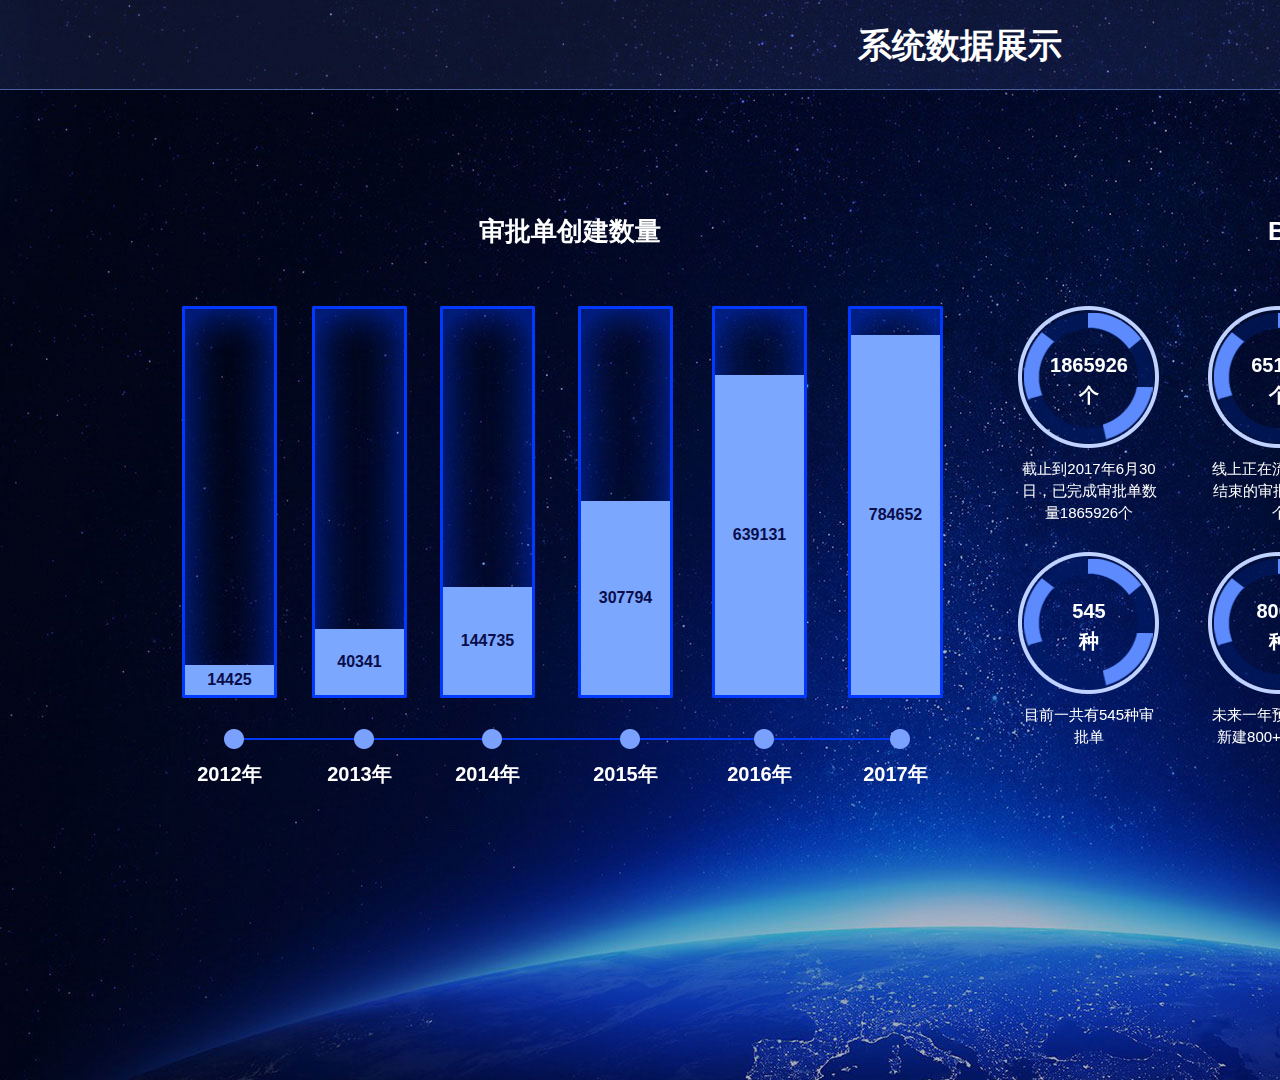
<file: BPM_footprintShow/index.html>
<!DOCTYPE html>
<html>
	<head>
		<meta charset="UTF-8">
		<title>BPM个人足迹-首页</title>
	</head>
	<link rel="stylesheet" href="css/reset.css" />
	<link rel="stylesheet" type="text/css" href="css/swiper.min.css"/>
	<link rel="stylesheet" href="css/footprint.css" />
	<body>
		<!--首页-->
		<div class="main">
			<div class="mainIndex"  >
				<div class="mainTitle">
					<h2>系统数据展示</h2>
				</div>
				<div class="swiper-container">
			    	<div class="swiper-wrapper">
				      <div class="swiper-slide">
				      	<div class="mainIndexCon">
					      	<ul>
					      		<li>
									<!--审批单创建数量-->
									<div class="createNum minCreate">
										<h3>审批单创建数量</h3>
										<ol>
											<li>
												<div>
													<p class="pNum01">14425</p>
												</div>
												<p>2012年</p>
											</li>
											<li>
												<div>
													<p class="pNum02">40341</p>
												</div>
												<p>2013年</p>
											</li>
											<li>
												<div>
													<p class="pNum03">144735</p>
												</div>
												<p>2014年</p>
											</li>
											<li>
												<div>
													<p class="pNum04">307794</p>
												</div>
												<p>2015年</p>
											</li>
											<li>
												<div>
													<p class="pNum05">639131</p>
												</div>
												<p>2016年</p>
											</li>
											<li>
												<div>
													<p class="pNum06">784652</p>
												</div>
												<p>2017年</p>
											</li>
										</ol>
										<em></em>
									</div>
									<!--BPM审批使用现状-->
									<div class="BPM_curSts">
										<h3>BPM审批使用现状</h3>
										<ol>
											<li>
												<p></p>
												<p>
													<span>1865926</span>
													<span>个</span>
												</p>
												<p>截止到2017年6月30日，已完成审批单数量1865926个</p>
											</li>
											<li>
												<p></p>
												<p>
													<span>65152</span>
													<span>个</span>
												</p>
												<p>线上正在流转中尚未结束的审批单65152个</p>
											</li>
											<li>
												<p></p>
												<p>
													<span>37250</span>
													<span>人</span>
												</p>
												<p>使用过的人数为37250人</p>
											</li>
											<li>
												<p></p>
												<p>
													<span>130775</span>
													<span>个</span>
												</p>
												<p>2017年平均每月新建审批单130775个</p>
											</li>
											<li>
												<p></p>
												<p>
													<span>545</span>
													<span>种</span>
												</p>
												<p>目前一共有545种审批单</p>
											</li>
											<li>
												<p></p>
												<p>
													<span>800+</span>
													<span>种</span>
												</p>
												<p>未来一年预计将继续新建800+种审批单</p>
											</li>
											<li>
												<p></p>
												<p>
													<span>16</span>
													<span>环节</span>
												</p>
												<p>2017年平均环节最多的审批流程为成都发文审批单，平均为16个环节</p>
											</li>
											<li>
												<p></p>
												<p>
													<span>945</span>
													<span>小时</span>
												</p>
												<p>2017年平均耗时最长的流程为非贸易项下对外付汇税务服务单，平均耗时945h</p>
											</li>
										</ol>
									</div>
								</li>
					      	</ul>
					      </div>
			      	 </div>
				      <div class="swiper-slide">
				      	<div class="mainIndexCon">
				      		<ul>
					      		<li>
									<!--提交量最多TOP5-->
									<div class="createNum submitTop5">
										<h3>提交量最多TOP5</h3>
										<ol>
											<li>
												<div>
													<p >国内出差申请单<br />95515</p>
												</div>
											</li>
											<li>
												<div>
													<p >厂区物品出门审批单<br />120823</p>
												</div>
											</li>
											<li>
												<div>
													<p >ERP采购订单<br />150559</p>
												</div>
											</li>
											<li>
												<div>
													<p >异常申诉审批单<br />156041</p>
												</div>
											</li>
											<li>
												<div>
													<p >请假审批单<br />243363</p>
												</div>
											</li>
										</ol>
										<em></em>
									</div>
									<!--流程种类最多业务类型TOP5-->
									<div class="sysTop5">
										<h3>流程种类最多业务类型TOP5</h3>
										<ol>
											<li>
												<div><span>财务流程</span></div>
												<div><p>146 种</p></div>
											</li>
											<li>
												<div><span>采购流程</span></div>
												<div><p>66 种</p></div>
											</li>
											<li>
												<div><span>IT流程</span></div>
												<div><p>54  种</p></div>
											</li>
											<li>
												<div><span>人事流程</span></div>
												<div><p>50 种</p></div>
											</li>
											<li>
												<div><span>销售流程</span></div>
												<div><p>30 种</p></div>
											</li>
										</ol>
										<em></em>
									</div>
								</li>
					      	</ul>
				     	 </div>
			      	</div>
				    </div>
			  </div>
			</div>
		</div>
	</body>
	<script type="text/javascript" src="js/jquery-2.1.3.min.js"></script>
	<script type="text/javascript" src="js/jquery.cookie.js"></script>
	<script type="text/javascript" src="js/swiper.min.js"></script>
	<script type="text/javascript" src="js/footprint.js"></script>
	<script type="text/javascript">
		//键盘事件
	    $(document).keydown(function(event){
	    	if(event.keyCode == 13){
	    		window.location.href = "login.html";
	    	}
	    });
	</script>
</html>
</file>
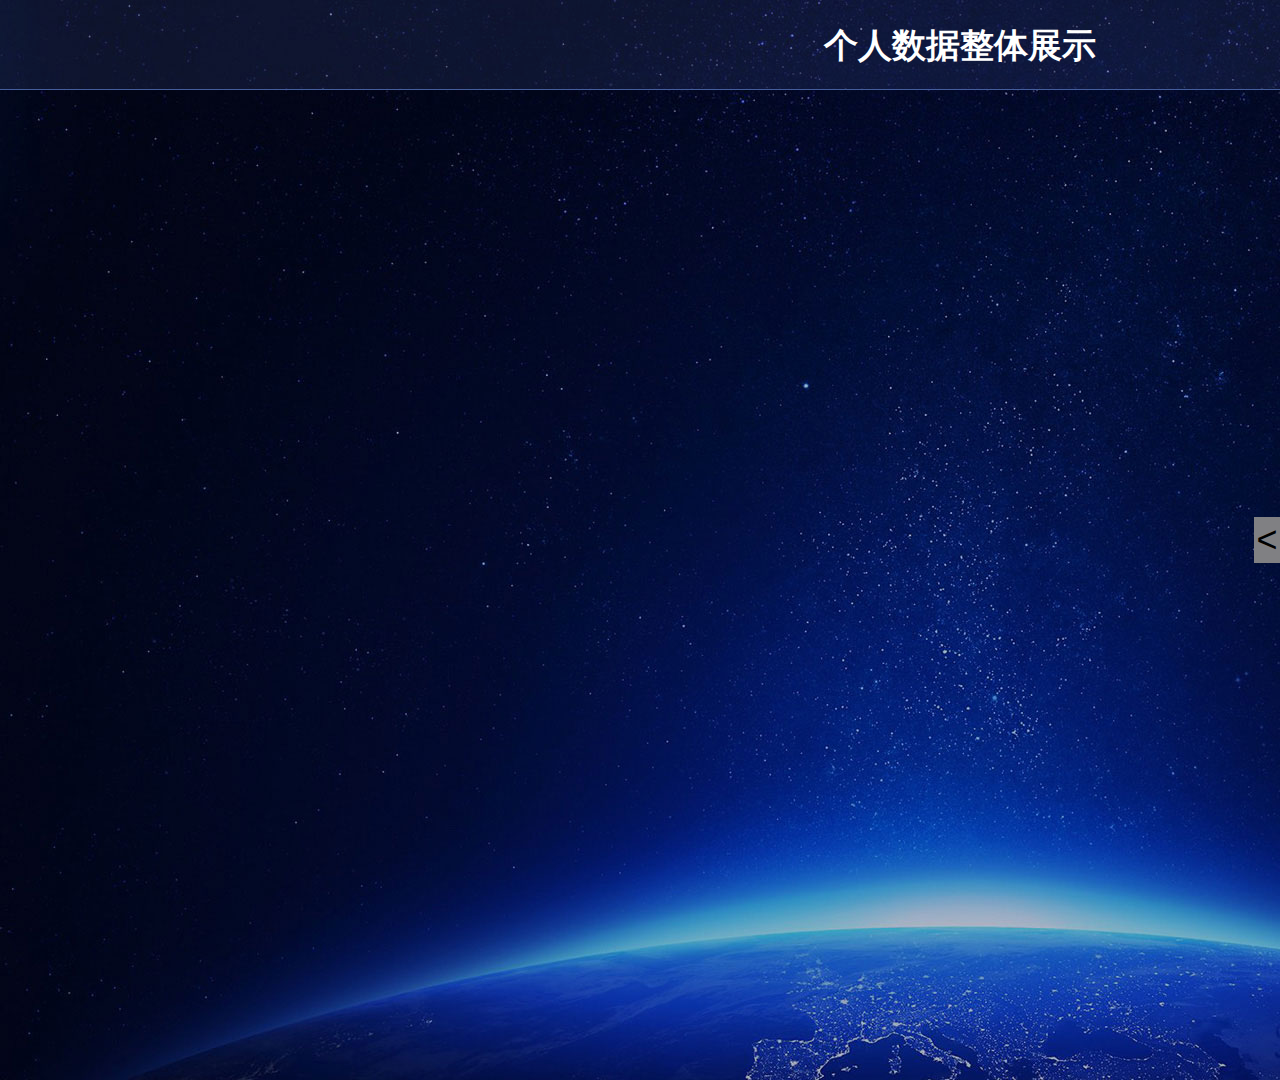
<file: BPM_footprintShow/allData.html>
<!DOCTYPE html>
<html>
	<head>
		<meta charset="UTF-8">
		<title>BPM个人足迹-个人数据展示</title>
	</head>
	<link rel="stylesheet" type="text/css" href="css/reset.css" />
	<link rel="stylesheet" type="text/css" href="css/swiper.min.css"/>
	<link rel="stylesheet" type="text/css" href="css/footprint.css" />
	<body>
		<!--个人数据展示-->
		<div class="main">
			<div class="BPMMain">
				<div class="mainTitle">
					<h2>个人数据整体展示</h2>
					<p>
						<span></span>
						<em>|</em>
						<a href="index.html" class="backToIndex">返回首页</a>
					</p>
				</div>
				<div class="BPMslot BPMStarShow">
					<div class="starBg">
						<ul></ul>
					</div>
					<div class="BPMcontent"></div>
				</div>
				<div class="BPMzj">
					<em><</em>
				</div>
			</div>
		</div>
		<!--数据检索-->
		<div class="dataSearch_bg"></div>
		<div class="dataSearch">
			<div class="dataSearchCon">
				<em>></em>
				<h3>请选择时间段</h3>
				<div class="layDate">
					<input type="text" id="selectTime" value="2012-01 至 2017-12"  readonly="readonly"/>
					<button class="sureBtn" id="sureClick">确定</button>
					<button class="cancelBtn" id="cancelClick">取消</button>
				</div>
			</div>
			<input type="hidden" id="startTime" value="" />
			<input type="hidden" id="endTime" value=""/>
		</div>
	</body>
	<script type="text/javascript" src="js/jquery-2.1.3.min.js"></script>
	<script type="text/javascript" src="js/jquery.cookie.js"></script>
	<script type="text/javascript" src="js/swiper.min.js"></script>
	<script type="text/javascript" src="layDate/laydate/laydate.js"></script>
	<script type="text/javascript" src="js/footprint.js"></script>
</html>
</file>
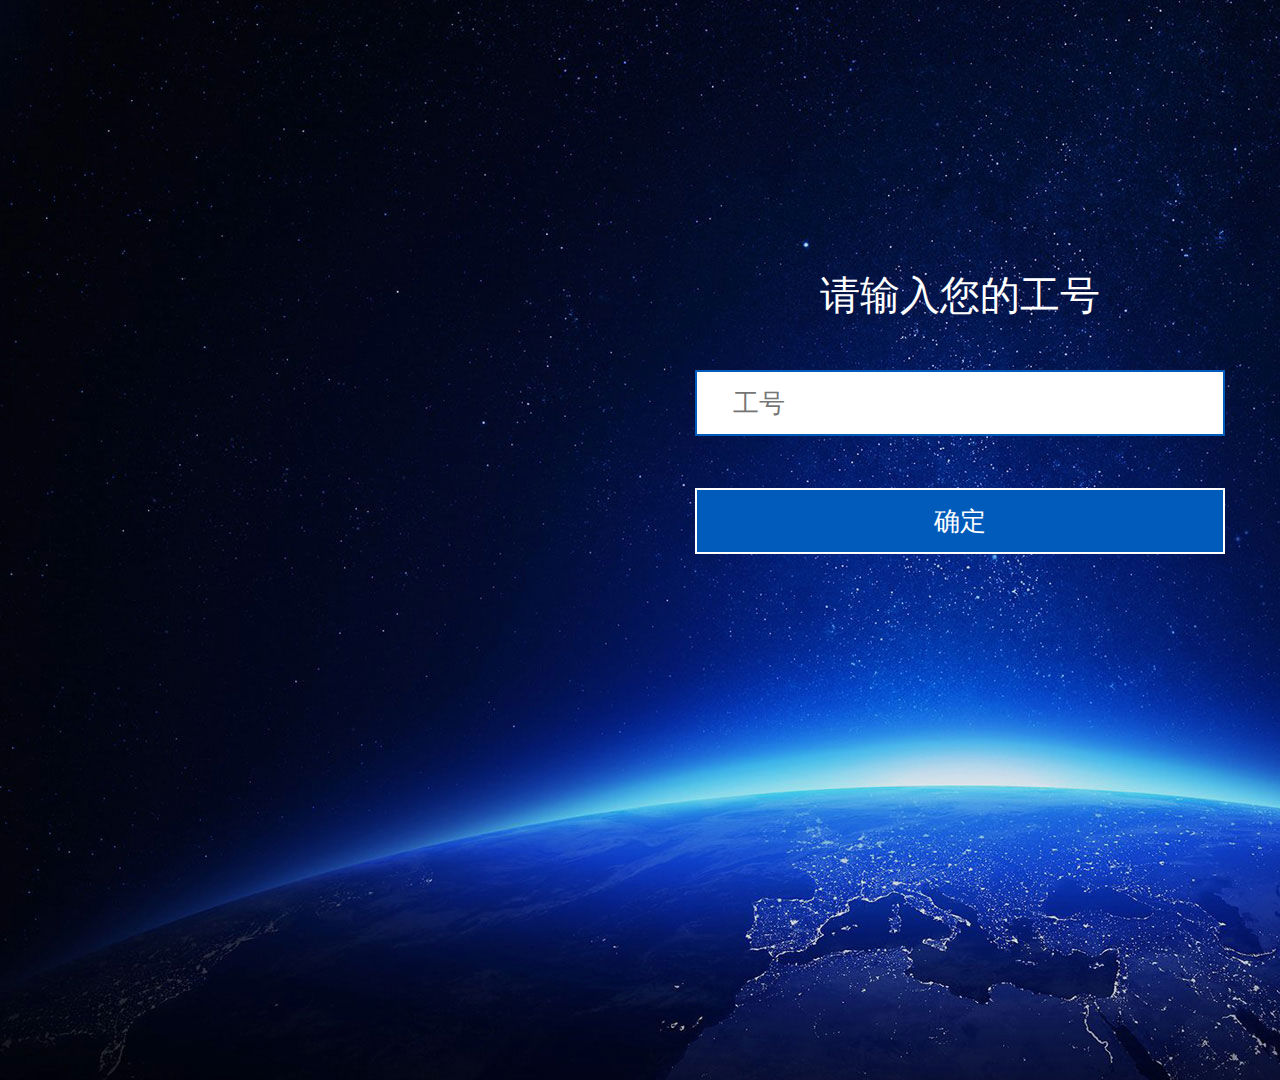
<file: BPM_footprintShow/login.html>
<!DOCTYPE html>
<html>
	<head>
		<meta charset="UTF-8">
		<title>BPM个人足迹-登录</title>
	</head>
	<link rel="stylesheet" href="css/reset.css" />
	<link rel="stylesheet" type="text/css" href="css/swiper.min.css"/>
	<link rel="stylesheet" href="css/footprint.css" />
	<body>
		<!--登录-->
		<div class="main">
			<div class="loginBg">
				<div class="mainTitle">
					<p>
						<a href="index.html" class="backToIndex">返回首页</a>
					</p>
				</div>
				<div class="loginCon" >
					<div>
						<h3>请输入您的工号</h3>
							<div class="loginDiv">
								<input type="text"  id="userName" value="" placeholder="工号" title="请输入您的工号"/>
								<i>您输入的工号有误，请重新输入</i>
								<input type="button" value="确定" id="submitBtn"/>
							</div>
					</div>
				</div>
			</div>
		</div>
	</body>
	<script type="text/javascript" src="js/jquery-2.1.3.min.js"></script>
	<script type="text/javascript" src="js/jquery.cookie.js"></script>
	<script type="text/javascript" src="js/swiper.min.js"></script>
	<script type="text/javascript" src="js/footprint.js"></script>
</html>
</file>
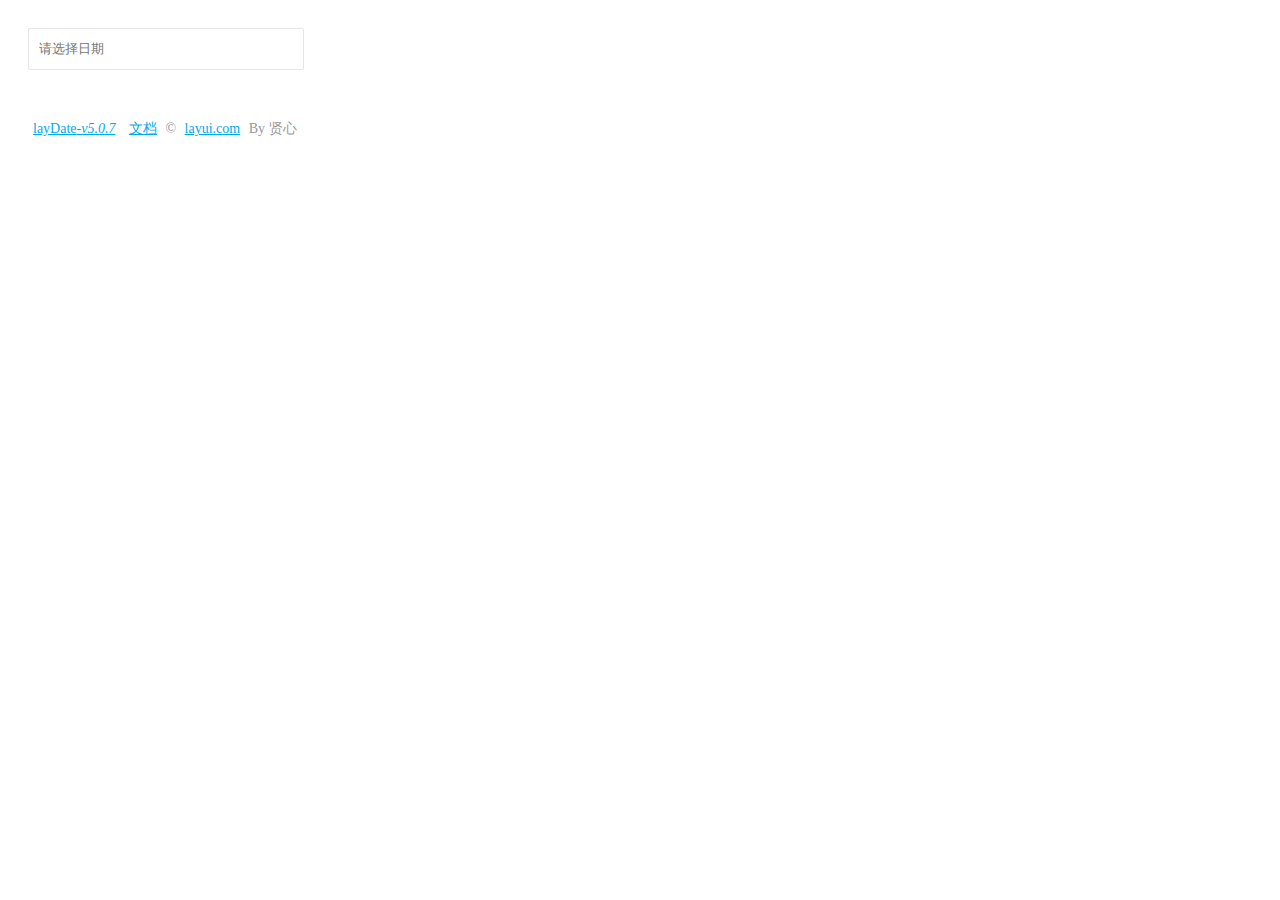
<file: BPM_footprintShow/layDate/test.html>
<!DOCTYPE html>
<html>
<head>
  <meta charset="utf-8">
  <title>使用 layDate 独立版</title>
  <meta name="renderer" content="webkit">
  <meta http-equiv="X-UA-Compatible" content="IE=edge,chrome=1">
  <meta name="viewport" content="width=device-width, initial-scale=1, maximum-scale=1">
  <meta name="apple-mobile-web-app-status-bar-style" content="black"> 
  <meta name="apple-mobile-web-app-capable" content="yes">
  <meta name="format-detection" content="telephone=no">

  <style>
  body{padding: 20px;}
  .demo-input{padding-left: 10px; height: 38px; min-width: 262px; line-height: 38px; border: 1px solid #e6e6e6;  background-color: #fff;  border-radius: 2px;}
  .demo-footer{padding: 50px 0; color: #999; font-size: 14px;}
  .demo-footer a{padding: 0 5px; color: #01AAED;}
  </style>
</head>
<body>
<input type="text" class="demo-input" placeholder="请选择日期" id="test1">

<div class="demo-footer">
  <a href="http://www.layui.com/laydate/" target="_blank">layDate<cite id="version"></cite></a>
  <a href="http://www.layui.com/doc/modules/laydate.html" target="_blank">文档</a>
  <span>&copy; <a href="http://www.layui.com/" target="_blank">layui.com</a> By 贤心<span>
</div>

<script src="laydate/laydate.js"></script> <!-- 改成你的路径 -->
<script>
lay('#version').html('-v'+ laydate.v);

//执行一个laydate实例
laydate.render({
  elem: '#test1' //指定元素
});
</script>
</body>
</html>
</file>
<file: BPM_footprintShow/css/footprint.css>
/*--------首页---------*/
body{
	background-color: #010827;
}
/*动画*/
@-webkit-keyframes fadeInDown {
    0% {
        opacity: 0;
        -webkit-transform: translate3d(0,-100%,0);
        transform: translate3d(0,-100%,0)
    }

    100% {
        opacity: 1;
        -webkit-transform: none;
        transform: none
    }
}

@keyframes fadeInDown {
    0% {
        opacity: 0;
        -webkit-transform: translate3d(0,-100%,0);
        -ms-transform: translate3d(0,-100%,0);
        transform: translate3d(0,-100%,0)
    }

    100% {
        opacity: 1;
        -webkit-transform: none;
        -ms-transform: none;
        transform: none
    }
}
@-webkit-keyframes fadeInUp {
    0% {
        opacity: 0;
        -webkit-transform: translate3d(0, 100%, 0);
        transform: translate3d(0, 100%, 0)
    }
    100% {
        opacity: 1;
        -webkit-transform: none;
        transform: none
    }
}
@keyframes fadeInUp {
    0% {
        opacity: 0;
        -webkit-transform: translate3d(0, 100%, 0);
        -ms-transform: translate3d(0, 100%, 0);
        transform: translate3d(0, 100%, 0)
    }
    100% {
        opacity: 1;
        -webkit-transform: none;
        -ms-transform: none;
        transform: none;
    }
}
/*-----星星闪烁动画-----*/
@-webkit-keyframes fadeInStar {
    0% {
        opacity: 0.5;
        width: 89px;
		height: 89px;
		top: -86px;
		left: 136px;
		background: url(../images/star_small.png) no-repeat;
    }
    100% {
        opacity: 1;
        width: 120px;
		height: 120px;
		top: -102px;
		left: 120px;
		background: url(../images/star_big.png) no-repeat;
    }
}

@keyframes fadeInStar {
    0% {
        opacity: 0.5;
        width: 89px;
		height: 89px;
		top: -86px;
		left: 136px;
		background: url(../images/star_small.png) no-repeat;
    }
    100% {
        opacity: 1;
        width: 120px;
	height: 120px;
	top: -102px;
	left: 120px;
	background: url(../images/star_big.png) no-repeat;
    }
}
/*-----星星的线从无到有动画-----*/
@-webkit-keyframes starLineOne {
    0% {
        width: 0;
    }
    100% {
        width: 500px;
    }
}

@keyframes starLineOne {
    0% {
        width: 0;
    }
    100% {
        width: 500px;
    }
}

@-webkit-keyframes starLineTwo {
    0% {
        width: 0;
    }
    100% {
        width: 539px;
    }
}

@keyframes starLineTwo {
    0% {
        width: 0;
    }
    100% {
        width: 539px;
    }
}

@-webkit-keyframes starLineThree {
    0% {
        width: 0;
    }
    100% {
        width: 426px;
    }
}

@keyframes starLineThree {
    0% {
        width: 0;
    }
    100% {
        width: 426px;
    }
}

@-webkit-keyframes starLineFour {
    0% {
        width: 0;
    }
    100% {
        width: 782px;
    }
}

@keyframes starLineFour {
    0% {
        width: 0;
    }
    100% {
        width: 782px;
    }
}

@-webkit-keyframes starLineFive {
    0% {
        width: 0;
    }
    100% {
        width: 472px;
    }
}

@keyframes starLineFive {
    0% {
        width: 0;
    }
    100% {
        width: 472px;
    }
}
/*-------主页代码-------------*/
.main{
	width: 1920px;
	height: 1080px;
	overflow: hidden;
}
.mainIndex{
	width: 1920px;
	height: 1080px;
	background: url(../images/bg01.jpg) no-repeat;
}
.mainTitle{
	position: relative;
	width: 100%;
	height: 90px;
	line-height: 90px;
}
.mainTitle h2{
	text-align: center;
	color: #fff;
	font-weight: bold;
	font-size: 34px;
	margin: 0;
	width: 100%;
	height: 90px;
	line-height: 90px;
	background: rgba(123,161,255,0.1);
	border-bottom: 1px solid #445d9b;
	box-sizing: border-box;
}
.mainTitle p{
	position: absolute;
	top: 30px;
	right: 40px;
	height: 30px;
	line-height: 30px;
	font-size: 24px;
	color: #fff;
}
.mainTitle p a{
	color: #fff;
}
.mainTitle p a:hover{
	text-decoration: none;
}
/*swiper-container*/
.swiper-container {
    width: 1920px;
    height: 600px;
   margin-top: 116px;
} 
.mainIndexCon{
	width: 1920px;
	height: 600px;
}
.mainIndexCon ul{
	position: relative;
	height: 600px;
	width: 3840px;
}
.mainIndexCon ul li{
	float: left;
	width: 1920px;
	height: 600px;
	padding:0 182px 0;
	box-sizing: border-box;
	position: relative;
	overflow: hidden;
	}
.mainIndexCon ul li>div{
	float: left;
}
.mainIndexCon ul li h3{
	font-size: 26px;
	color: #fff;
	font-weight: bold;
	height: 50px;
	text-align: center;
	line-height: 50px;
}
/*createNum*/
.createNum{
	width: 776px;
	height: 582px;
	position: relative;
}
.createNum em{
	position: absolute;
	display: block;
	height: 2px;
	width: 776px;
	left: 0;
	bottom: 48px;
	background: url(../images/line01.png) no-repeat;
}
.createNum ol{
	overflow: hidden;
	width: 100%;
	height: 582px;
	position: relative;
	z-index: 10;
}
.createNum ol li{
	width: 95px;
	height: 582px;
	float: left;
	padding: 0;
	padding-top: 50px;
	margin-right: 36px;
	position: absolute;
	bottom: 0;
	opacity: 0;
}
/*minCreate*/
.minCreate ol li:nth-child(1){
	left: 0;
}
.minCreate ol li:nth-child(2){
	left: 130px;
}
.minCreate ol li:nth-child(3){
	left: 258px;
}
.minCreate ol li:nth-child(4){
	left: 396px;
}
.minCreate ol li:nth-child(5){
	left: 530px;
}
.minCreate ol li:nth-child(6){
	left: 666px;
}
/*swiper-slide-active*/
.swiper-slide-active .minCreate ol li:nth-child(1){
	opacity: 1;
	animation: fadeInUp 500ms both;
    -webkit-animation: fadeInUp 500ms both;
}
.swiper-slide-active .minCreate ol li:nth-child(2){
	opacity: 1;
	animation: fadeInUp 500ms 0.5s both;
    -webkit-animation: fadeInUp 500ms 0.5s both;
}
.swiper-slide-active .minCreate ol li:nth-child(3){
	opacity: 1;
	animation: fadeInUp 500ms 1s both;
    -webkit-animation: fadeInUp 500ms 1s both;
}
.swiper-slide-active .minCreate ol li:nth-child(4){
	opacity: 1;
	animation: fadeInUp 500ms 1.5s both;
    -webkit-animation: fadeInUp 500ms 1.5s both;
}
.swiper-slide-active .minCreate ol li:nth-child(5){
	opacity: 1;
	animation: fadeInUp 500ms 2s both;
    -webkit-animation: fadeInUp 500ms 2s both;
}
.swiper-slide-active .minCreate ol li:nth-child(6){
	opacity: 1;
	animation: fadeInUp 500ms 2.5s both;
    -webkit-animation: fadeInUp 500ms 2.5s both;
}
.createNum ol li:last-child{
	margin: 0;
}
.createNum ol li div{
	width: 95px;
	height: 443px;
	background: url(../images/sy01.png) no-repeat;
	padding: 3px;
	box-sizing: border-box;
	position: relative;
}
.createNum ol li div p{
	position: absolute;
	bottom: 54px;
	left: 3px;
	width:89px;
	font-size: 16px;
	font-weight: bold;
	text-align: center;
	color: #090d4a;
	background-color: #7ba7ff;
}
.createNum ol li>p{
	font-size: 20px;
	font-weight: bold;
	color: #fff;
	text-align: center;
	height: 50px;
	line-height: 50px;
}
.createNum ol li div p.pNum01{
	height: 30px;
	line-height: 30px;
}
.createNum ol li div p.pNum02{
	height: 66px;
	line-height: 66px;
}
.createNum ol li div p.pNum03{
	height: 108px;
	line-height: 108px;
}
.createNum ol li div p.pNum04{
	height: 194px;
	line-height: 194px;
}
.createNum ol li div p.pNum05{
	height: 320px;
	line-height: 320px;
}
.createNum ol li div p.pNum06{
	height: 360px;
	line-height: 360px;
}
/*BPM_curSts*/
.BPM_curSts{
	width: 714px;
	height: 593px;
	position: relative;
	margin-left: 60px;
}
.BPM_curSts ol{
	width: 714px;
	height: 593px;
	margin-top: 50px;
	overflow: hidden;
}
.BPM_curSts ol li{
	float: left;
	width: 142px;
	height: 246px;
	padding: 0;
	position: relative;
	margin-right: 48px;
}
.BPM_curSts ol li:nth-child(4),.BPM_curSts ol li:last-child{
	margin: 0;
}
.BPM_curSts ol li p:first-child{
	width: 142px;
	height: 142px;
	background: url(../images/index05.png) no-repeat;
	position: relative;
	top: 0;
	left: 0;
	animation: circleBPM 2s linear infinite;
	-webkit-animation: circleBPM 2s linear infinite;
}
@keyframes circleBPM{
	from{transform: rotate(0deg);}
	to{transform: rotate(360deg);}
}
@-webkit-keyframes circleBPM{
	from{transform: rotate(0deg);}
	to{transform: rotate(360deg);}
}
.BPM_curSts ol li p:nth-child(2){
	position: absolute;
	width: 142px;
	height: 142px;
	top: 0;
	left: 0;
	z-index: 10;
	padding:44px 26px 0;
	box-sizing: border-box;
}
.BPM_curSts ol li p:nth-child(2) span{
	display: block;
	font-size: 20px;
	font-weight: bold;
	text-align: center;
	line-height: 30px;
	color: #fff;
}
.BPM_curSts ol li p:last-child{
	font-size: 15px;
	line-height: 22px;
	color: #fff;
	margin-top: 10px;
	text-align: center;
}
/*submitTop5*/

.submitTop5 em{
	width: 680px;
	left: 5px;	
	bottom: 27px;
	background: url(../images/line02.jpg) no-repeat;
}
.submitTop5 ol{
	margin-top: 210px;
	position: relative;
	height: 310px;
	perspective-origin: inherit;
}
.submitTop5 ol li{
	width: 122px;
	height: 310px;
	padding: 0;
	margin-right: 20px;
	position: absolute;
	opacity: 0;
}
.submitTop5 ol li div{
	width: 122px;
	height: 310px;
}

.submitTop5 ol li:nth-child(1){
	left: 0;
}
.submitTop5 ol li:nth-child(2){
	left: 142px;
}
.submitTop5 ol li:nth-child(3){
	left: 282px;
}
.submitTop5 ol li:nth-child(4){
	left: 424px;
}
.submitTop5 ol li:nth-child(5){
	left: 565px;
}
/*swiper-slide-active*/
.swiper-slide-active .submitTop5 ol li:nth-child(1){
	opacity: 1;
	animation: fadeInUp 200ms both;
    -webkit-animation: fadeInUp 200ms both;
}
.swiper-slide-active .submitTop5 ol li:nth-child(2){
	opacity: 1;
	animation: fadeInUp 500ms 0.5s both;
    -webkit-animation: fadeInUp 500ms 0.5s both;
}
.swiper-slide-active .submitTop5 ol li:nth-child(3){
	opacity: 1;
	animation: fadeInUp 500ms 1s both;
    -webkit-animation: fadeInUp 500ms 1s both;
}
.swiper-slide-active .submitTop5 ol li:nth-child(4){
	opacity: 1;
	animation: fadeInUp 500ms 1.5s both;
    -webkit-animation: fadeInUp 500ms 1.5s both;
}
.swiper-slide-active .submitTop5 ol li:nth-child(5){
	opacity: 1;
	animation: fadeInUp 500ms 2s both;
    -webkit-animation: fadeInUp 500ms 2s both;
}

.submitTop5 ol li:nth-child(1) div{
	background: url(../images/index0301.png) no-repeat;
}
.submitTop5 ol li:nth-child(2) div{
	background: url(../images/index0302.png) no-repeat;
}
.submitTop5 ol li:nth-child(3) div{
	background: url(../images/index0303.png) no-repeat;
}
.submitTop5 ol li:nth-child(4) div{
	background: url(../images/index0304.png) no-repeat;
}
.submitTop5 ol li:nth-child(5) div{
	background: url(../images/index0305.png) no-repeat;
}
.submitTop5 ol li div p{
	background: none;
	color: #fff;
	width: 122px;
	left: 0;
	padding: 0 15px;
    font-size: 16px;
    font-weight: normal;
    text-align: center;
    box-sizing: border-box;
    top: 120px;
}
/*sysTop5*/
.sysTop5{
	width: 726px;
	height: 564px;
}
.sysTop5 em{
	width: 620px;
	height: 38px;
	display: block;
	margin-left: 106px;
	margin-top: 30px;
	background: url(../images/zuobiao.png) no-repeat;
}
.sysTop5 ol{
	margin-top: 80px;
	overflow: hidden;
	height: 366px;
	position: relative;
}
.sysTop5 ol li{
	width: 726px;
	height: 46px;
	overflow: hidden;
	padding: 0;
	margin-bottom: 38px;
	position: absolute;
	opacity: 0;
}

.sysTop5 ol li:nth-child(1){
	top: 0;
}
.sysTop5 ol li:nth-child(2){
	top: 82px;
}
.sysTop5 ol li:nth-child(3){
	top: 160px;
}
.sysTop5 ol li:nth-child(4){
	top: 240px;
}
.sysTop5 ol li:nth-child(5){
	top: 320px;
}
/*swiper-slide-active*/
.swiper-slide-active .sysTop5 ol li:nth-child(5){
	opacity: 1;
	animation: fadeInDown 500ms both;
    -webkit-animation: fadeInDown 500ms both;
}
.swiper-slide-active .sysTop5 ol li:nth-child(4){
	opacity: 1;
	animation: fadeInDown 500ms 05s both;
    -webkit-animation: fadeInDown 500ms 0.5s both;
}
.swiper-slide-active .sysTop5 ol li:nth-child(3){
	opacity: 1;
	animation: fadeInDown 500ms 1s both;
    -webkit-animation: fadeInDown 500ms 1s both;
}
.swiper-slide-active .sysTop5 ol li:nth-child(2){
	opacity: 1;
	animation: fadeInDown 500ms 1.5s both;
    -webkit-animation: fadeInDown 500ms 1.5s both;
}
.swiper-slide-active .sysTop5 ol li:nth-child(1){
	opacity: 1;
	animation: fadeInDown 500ms 2s both;
    -webkit-animation: fadeInDown 500ms 2s both;
}

.sysTop5 ol li:last-child{
	margin: 0;
}
.sysTop5 ol li div{
	float: left;
}
.sysTop5 ol li div:first-child{
	color: #fff;
	font-size: 22px;
	height: 46px;
	line-height: 46px;
	margin-right: 10px;
	width: 96px;
	text-align: center;
	box-sizing: border-box;
}
.sysTop5 ol li div:last-child{
	width:618px ;
	height: 46px;
	border: 1px solid #7ba1ff;
	background-color: #001041;
	box-sizing: border-box;
	position: relative;
}
.sysTop5 ol li div:last-child p{
	color: #020827;
	font-size: 18px;
	height: 46px;
	line-height: 46px;
	padding-left: 20px;
	position: absolute;
	left: 0;
	top: 0;
	background-color: #7ba1ff;
}
.sysTop5 ol li:nth-child(1) div:last-child p{
	width: 433px;
}
.sysTop5 ol li:nth-child(2) div:last-child p{
	width: 216px;
}
.sysTop5 ol li:nth-child(3) div:last-child p{
	width: 164px;
}
.sysTop5 ol li:nth-child(4) div:last-child p{
	width: 148px;
}
.sysTop5 ol li:nth-child(5) div:last-child p{
	width: 95px;
}
/*-------登录页---------*/
/*loginBg*/
.loginBg{
	width: 1920px;
	height: 1080px;
	background: url(../images/bg02.jpg) no-repeat;
}
.loginCon{
	width: 530px;
	height: 320px;
	margin: 180px auto 0;
}
.loginCon h3{
	font-size: 40px;
	height: 50px;
	line-height: 50px;
	text-align: center;
	color: #fff;
	font-weight: normal;
	margin-bottom: 50px;
}
.loginCon .loginDiv{
	position: relative;
}
.loginCon .loginDiv i{
	position: absolute;
	left: 0;
	top: 76px;
	font-size: 16px;
	color: #e1413f;
	background: rgba(255,255,255,0.2);
	padding: 0 20px;
	height: 30px;
	line-height: 30px;
	font-style: normal;
	display: none;
}
.loginCon input{
	display: block;
	width: 530px;
	height: 66px;
	padding: 0 36px;
	border: 2px solid #005bbb;
	box-sizing: border-box;
	background-color: #fff;
	font-size: 26px;
}
.loginCon input:first-child{
	margin-bottom: 52px;
}
.loginCon input:last-child{
	background-color:#005bbb;
	color: #fff;
	border-color: #fff;
	cursor: pointer;
}
/*--------个人数据展示-------*/
/*BPMMain*/
.BPMMain{
	width: 1920px;
	height: 1080px;
	background: url(../images/bg01.jpg) no-repeat;
}
.BPMslot{
	position: relative;
	width: 1373px;
	height: 841px;
	margin: 0 auto;
	box-sizing: border-box;
}
/*starBg*/
.starBg{
	position: absolute;
	top: 0;
	left: 0;
	width: 1373px;
	height: 841px;
}
.starBg ul{
	width: 1373px;
	height: 841px;
	overflow: hidden;
}
.starBg ul li{
	position: absolute;
	/*opacity: 0;*/
	height: 3px;
	background-color: #5688ff;
	box-shadow: 0 0 5px #004bff;
}
.starBg ul li:nth-child(1){
    width: 500px;
    top: 118px;
    left: 202px;
    transform:rotate(15deg);
	-webkit-transform:rotate(15deg);
	transform-origin:0% 0%;	
	-webkit-transform-origin:0% 0%;
}
.starBg ul li:nth-child(2){
	width: 539px;
    top: 248px;
    left: 681px;
    transform: rotate(-12deg);
    -webkit-transform: rotate(-12deg);
    transform-origin: 0% 0%;
    -webkit-transform-origin: 0% 0%;
}
.starBg ul li:nth-child(3){
	width: 426px;
    top: 249px;
    right: 688px;
    transform: rotate(-19deg);
    -webkit-transform: rotate(-19deg);
    transform-origin: 100% 100%;
    -webkit-transform-origin: 100% 100%;
}
.starBg ul li:nth-child(4){
	width: 782px;
    top: 394px;
    left: 282px;
    transform: rotate(8deg);
    -webkit-transform: rotate(8deg);
    transform-origin: 0% 0%;
    -webkit-transform-origin: 0% 0%;
}
.starBg ul li:nth-child(5){
	width: 472px;
    top: 505px;
    right: 304px;
    transform: rotate(-13deg);
    -webkit-transform: rotate(-13deg);
    transform-origin: 100% 100%;
    -webkit-transform-origin: 100% 100%;
}
/*BPMcontent*/
.BPMcontent{
	position: absolute;
	width: 1373px;
	height: 840px;
}
.BPMcontent p{
	position: absolute;
	width: 380px;
	box-sizing: border-box;
}
 .BPMcontent p:nth-child(1){
	top: 160px;
	left: 20px;
}
 .BPMcontent p:nth-child(2){
	top: 292px;
	left: 510px;
}
 .BPMcontent p:nth-child(3){
    top: 181px;
    left: 1032px;
}
 .BPMcontent p:nth-child(4){
	top: 432px;
	left: 96px;
}
 .BPMcontent p:nth-child(5){
	top: 546px;
	left: 880px;
}
 .BPMcontent p:nth-child(6){
	top: 654px;
	left: 419px;
}
 .BPMcontent p em{
 	position: absolute;
 	display: block;
 	width: 32px;
	height: 32px;
	top: -58px;
	left: 163px;
	background: url(../images/starBlue.png) no-repeat;
}
/*BPMStarShow*/
.BPMStarShow .BPMcontent p:nth-child(1){
	opacity: 1;
	animation: fadeInDown 500ms both;
    -webkit-animation: fadeInDown 500ms both;
}
.BPMStarShow .starBg ul li:nth-child(1){
	opacity: 1;
	animation:starLineOne 1.5s 0.5s both;
	-webkit-animation:starLineOne 1.5s 0.5s both; 
}
.BPMStarShow .BPMcontent p:nth-child(2){
	opacity: 1;
	animation: fadeInDown 500ms 2s both;
    -webkit-animation: fadeInDown 500ms 2s both;
}
.BPMStarShow .starBg ul li:nth-child(2){
	opacity: 1;
	animation: starLineTwo 1.5s 2.5s both;
    -webkit-animation: starLineTwo 1.5s 2.5s both;
}
.BPMStarShow .starBg ul li:nth-child(3){
	opacity: 1;
	animation: starLineThree 1.5s 2.5s both;
    -webkit-animation: starLineThree 1.5s 2.5s both;
}
.BPMStarShow .BPMcontent p:nth-child(3){
	opacity: 1;
	animation: fadeInDown 500ms 4s both;
    -webkit-animation: fadeInDown 500ms 4s both;
}
.BPMStarShow .BPMcontent p:nth-child(4){
	opacity: 1;
	animation: fadeInDown 500ms 4s both;
    -webkit-animation: fadeInDown 500ms 4s both;
}
.BPMStarShow .starBg ul li:nth-child(4){
	opacity: 1;
	animation: starLineFour 1.5s 4.5s both;
    -webkit-animation: starLineFour 1.5s 4.5s both;
}
.BPMStarShow .BPMcontent p:nth-child(5){
	opacity: 1;
	animation: fadeInDown 500ms 6s both;
    -webkit-animation: fadeInDown 500ms 6s both;
}
.BPMStarShow .starBg ul li:nth-child(5){
	opacity: 1;
	animation: starLineFive 1.5s 6.5s both;
    -webkit-animation: starLineFive 1.5s 6.5s both;
}
.BPMStarShow .BPMcontent p:nth-child(6){
	opacity: 1;
	animation: fadeInDown 500ms 8s both;
    -webkit-animation: fadeInDown 500ms 8s both;
}

.BPMcontent p a{
	display: block;
	position: absolute;
	z-index: 66;
	animation: fadeInStar 1s linear infinite;
	-webkit-animation: fadeInStar 1s linear infinite;
}
.BPMcontent p b{
	display: block;
	font-weight: normal;
}
.BPMcontent p span{
	display: block;
	padding: 10px;
	border-radius:10px ;
	box-shadow: 3px 3px 5px rgba(0,0,0,0.5);
	border: 1px solid #5688ff;
	line-height:26px ;
	background-color: #001e69;
	color: #fff;
	font-family: "microsoft yahei";
	font-size: 18px;
}
.BPMcontent p b i:first-child{
	padding-right: 40px;
}
/*BPMzj*/
.BPMzj{
	position: fixed;
	top: 517px;
	right: 0;
	z-index: 100;
	width: 26px;
	height: 46px;
	text-align: center;
	background-color: #808083;
}
.BPMzj em{
	box-sizing: border-box;
	display: block;
    width: 26px;
    height: 46px;
    line-height: 46px;
    cursor: pointer;
    color: #000;
    font-size: 36px;
}
/*dataSearch_bg*/
.dataSearch_bg{
	width: 100%;
	height: 100%;
	position: fixed;
	top: 0;
	left: 0;
	background: rgba(0,0,0,0.3);
	display: none;
}
.dataSearch{
	display: none;
	width: 500px;
	height: 100%;
	position: fixed;
	top: 90px;
	right: 0;
	background: rgba(0,0,0,0.8);
	border-left: 1px solid rgba(255,255,255,0.5);
}
.dataSearchCon{
	width: 500px;
	height: 460px;
	padding: 64px 100px;
	position: relative;
	box-sizing: border-box;
	background: rgba(0,0,0,0.1);
	margin-top: 200px;
	border-top: 1px solid rgba(255,255,255,0.5);
	border-bottom: 1px solid rgba(255,255,255,0.5);
}
.dataSearchCon em{
	position: absolute;
	top: 217px;
	left: 0;
	display: block;
	z-index: 100;
	width: 26px;
	height: 46px;
	text-align: center;
	line-height: 46px;
    cursor: pointer;
    color: #000;
    font-size: 36px;
	background-color: #808083;
}
.dataSearchCon h3{
	font-size: 26px;
	height: 40px;
	line-height: 40px;
	color: #fff;
	font-weight: normal;
}
.dataSearchCon .layDate{
	padding: 30px 0;
	box-sizing: border-box;
	width: 100%;
	height: 100%;
	
}
.dataSearchCon .layDate input{
	width: 300px;
	height: 54px;
	color: #fff;
	font-size: 20px;
	padding-left: 30px;
	box-sizing: border-box;
	display: block;
	background:url(../images/cal.png) no-repeat 250px center rgba(0,0,0,0.5);
	border: 1px solid rgba(255,255,255,0.5);
}
.dataSearchCon .layDate button{
	display: inline-block;
	width: 140px;
	height: 54px;
	line-height: 54px;
	border: 1px solid rgba(255,255,255,0.5);
	font-size: 24px;
	color: #fff;
	text-align: center;
	box-sizing: border-box;
	margin-top: 60px;
	background: rgba(0,0,0,0.5);
	cursor: pointer;
}
.dataSearchCon .layDate button.sureBtn{
	background-color:#005bbb;
	border-color: #005bbb;
	margin-right: 16px;
}
</file>
